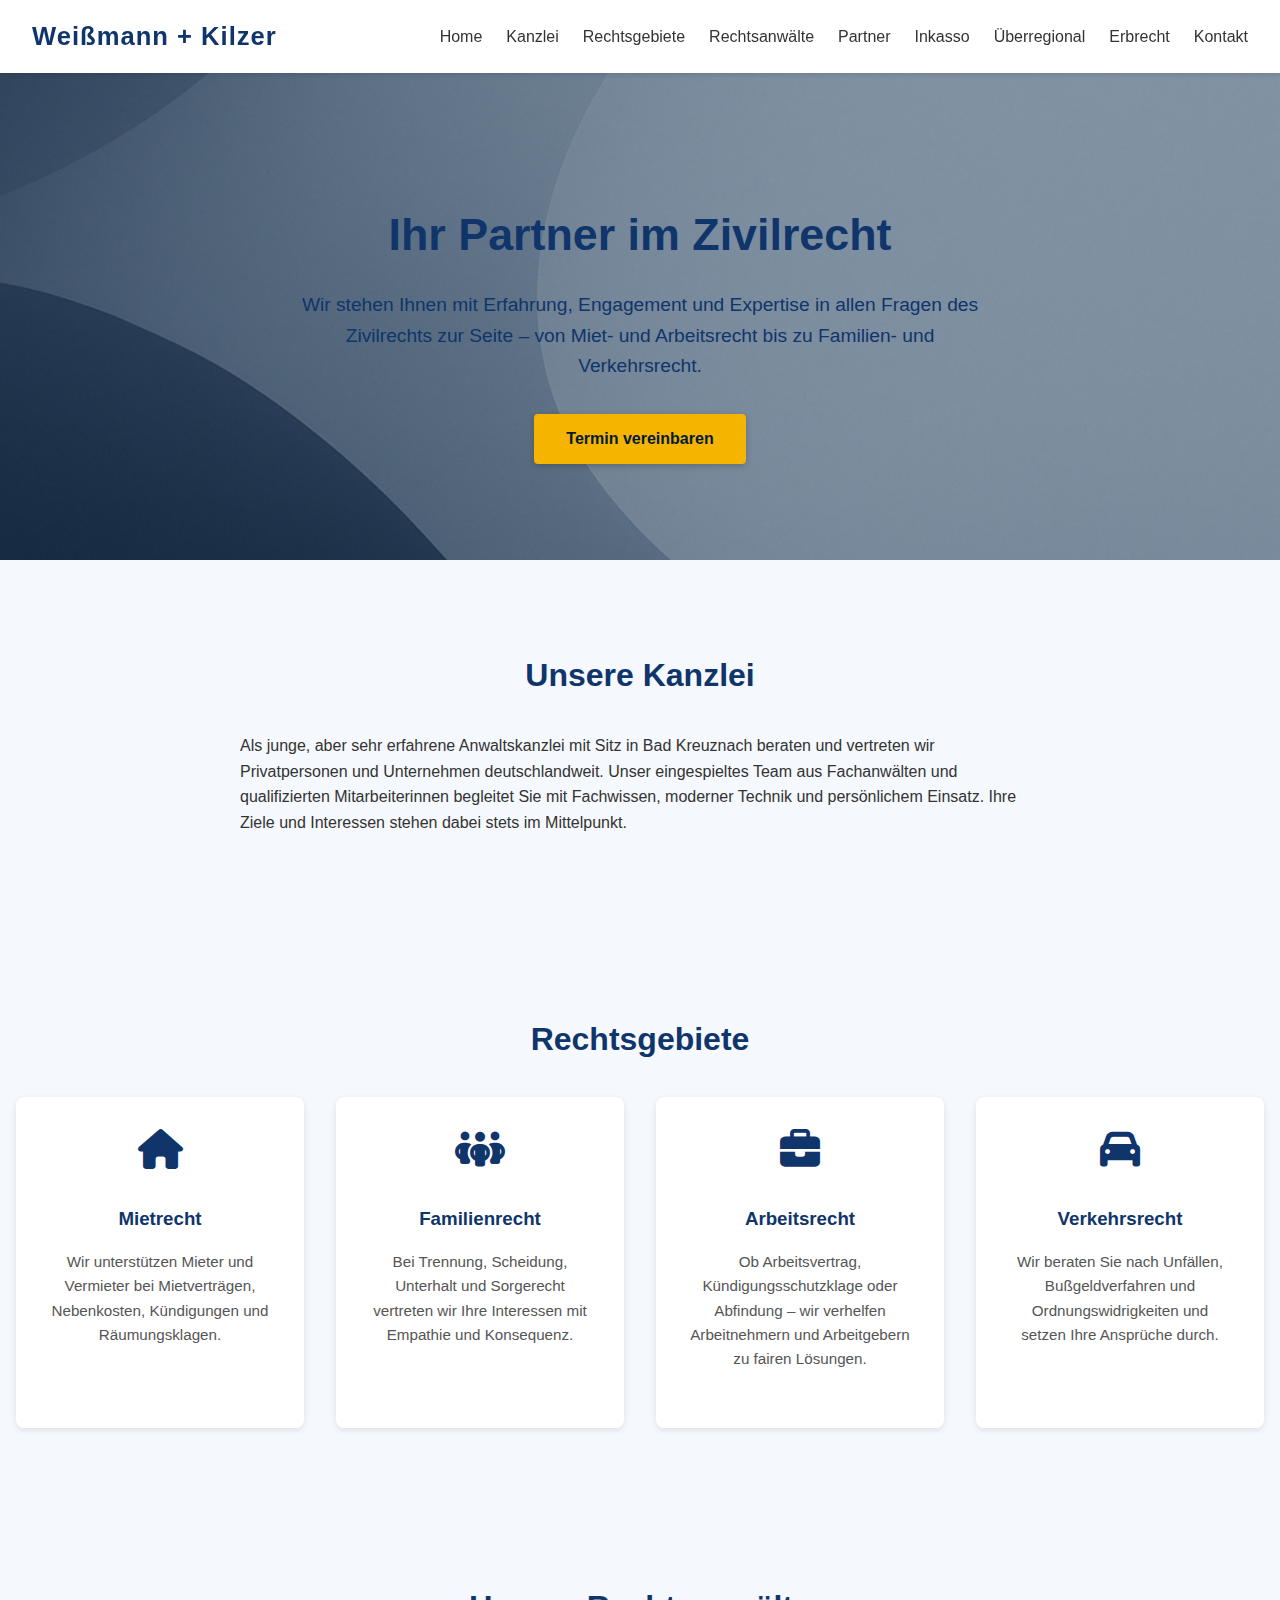
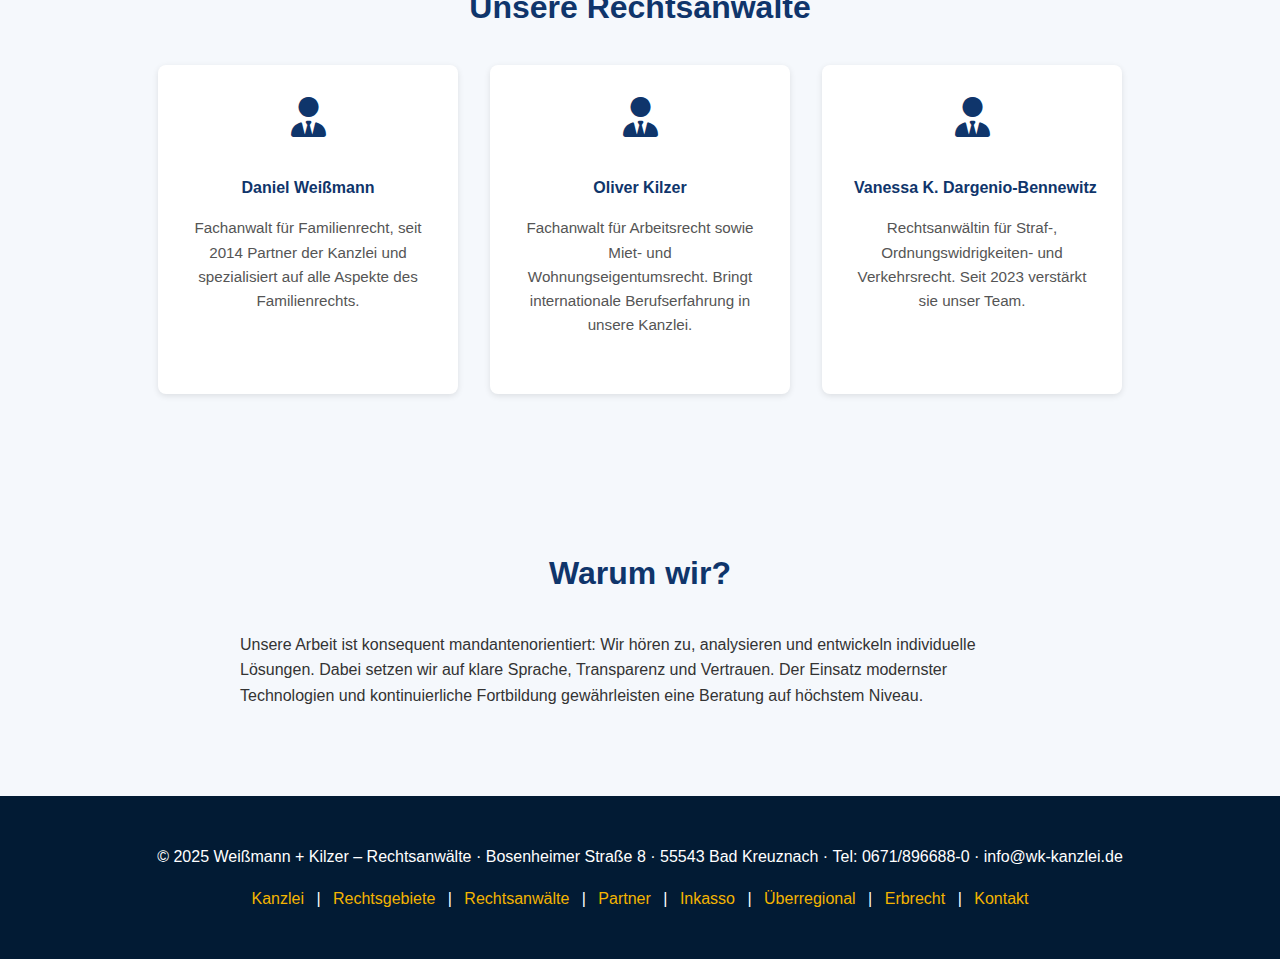
<file: index.html>
<!DOCTYPE html>
<html lang="de">
<head>
<meta charset="UTF-8">
<meta name="viewport" content="width=device-width, initial-scale=1.0">
<title>Weißmann &amp; Kilzer – Rechtsanwälte Bad Kreuznach</title>
<link rel="stylesheet" href="https://cdnjs.cloudflare.com/ajax/libs/font-awesome/6.4.0/css/all.min.css"/>
<link rel="stylesheet" href="style.css">
</head>
<body>
<header>
  <div class="logo">Weißmann&nbsp;+&nbsp;Kilzer</div>
  <nav>
    <ul>
      <li><a href="index.html">Home</a></li>
      <li><a href="about.html">Kanzlei</a></li>
      <li><a href="services.html">Rechtsgebiete</a></li>
      <li><a href="lawyers.html">Rechtsanwälte</a></li>
      <li><a href="partner.html">Partner</a></li>
      <li><a href="inkasso.html">Inkasso</a></li>
      <li><a href="ueberregional.html">Überregional</a></li>
      <li><a href="erbrecht.html">Erbrecht</a></li>
      <li><a href="contact.html">Kontakt</a></li>
    </ul>
  </nav>
</header>
<section class="hero about-bg">
  <h1>Ihr Partner im Zivilrecht</h1>
  <p>Wir stehen Ihnen mit Erfahrung, Engagement und Expertise in allen Fragen des Zivilrechts zur Seite – von Miet- und Arbeitsrecht bis zu Familien‑ und Verkehrsrecht.</p>
  <a class="btn" href="contact.html">Termin vereinbaren</a>
</section>
<section class="section">
  <h2>Unsere Kanzlei</h2>
  <p>Als junge, aber sehr erfahrene Anwaltskanzlei mit Sitz in Bad Kreuznach beraten und vertreten wir Privatpersonen und Unternehmen deutschlandweit. Unser eingespieltes Team aus Fachanwälten und qualifizierten Mitarbeiterinnen begleitet Sie mit Fachwissen, moderner Technik und persönlichem Einsatz. Ihre Ziele und Interessen stehen dabei stets im Mittelpunkt.</p>
</section>
<section class="section">
  <h2>Rechtsgebiete</h2>
  <div class="services">
    <div class="service">
      <i class="fa-solid fa-house"></i>
      <h3>Mietrecht</h3>
      <p>Wir unterstützen Mieter und Vermieter bei Mietverträgen, Nebenkosten, Kündigungen und Räumungsklagen.</p>
    </div>
    <div class="service">
      <i class="fa-solid fa-people-group"></i>
      <h3>Familienrecht</h3>
      <p>Bei Trennung, Scheidung, Unterhalt und Sorgerecht vertreten wir Ihre Interessen mit Empathie und Konsequenz.</p>
    </div>
    <div class="service">
      <i class="fa-solid fa-briefcase"></i>
      <h3>Arbeitsrecht</h3>
      <p>Ob Arbeitsvertrag, Kündigungsschutzklage oder Abfindung – wir verhelfen Arbeitnehmern und Arbeitgebern zu fairen Lösungen.</p>
    </div>
    <div class="service">
      <i class="fa-solid fa-car"></i>
      <h3>Verkehrsrecht</h3>
      <p>Wir beraten Sie nach Unfällen, Bußgeldverfahren und Ordnungswidrigkeiten und setzen Ihre Ansprüche durch.</p>
    </div>
  </div>
</section>
<section class="section">
  <h2>Unsere Rechtsanwälte</h2>
  <div class="lawyers">
    <div class="lawyer">
      <i class="fa-solid fa-user-tie"></i>
      <h4>Daniel Weißmann</h4>
      <p>Fachanwalt für Familienrecht, seit 2014 Partner der Kanzlei und spezialisiert auf alle Aspekte des Familienrechts.</p>
    </div>
    <div class="lawyer">
      <i class="fa-solid fa-user-tie"></i>
      <h4>Oliver Kilzer</h4>
      <p>Fachanwalt für Arbeitsrecht sowie Miet- und Wohnungseigentumsrecht. Bringt internationale Berufserfahrung in unsere Kanzlei.</p>
    </div>
    <div class="lawyer">
      <i class="fa-solid fa-user-tie"></i>
      <h4>Vanessa K. Dargenio‑Bennewitz</h4>
      <p>Rechtsanwältin für Straf‑, Ordnungswidrigkeiten‑ und Verkehrsrecht. Seit 2023 verstärkt sie unser Team.</p>
    </div>
  </div>
</section>
<section class="section">
  <h2>Warum wir?</h2>
  <p>Unsere Arbeit ist konsequent mandantenorientiert: Wir hören zu, analysieren und entwickeln individuelle Lösungen. Dabei setzen wir auf klare Sprache, Transparenz und Vertrauen. Der Einsatz modernster Technologien und kontinuierliche Fortbildung gewährleisten eine Beratung auf höchstem Niveau.</p>
</section>
<footer>
  <p>© 2025 Weißmann + Kilzer – Rechtsanwälte · Bosenheimer Straße 8 · 55543 Bad Kreuznach · Tel: 0671/896688‑0 · info@wk-kanzlei.de</p>
  <p>
    <a href="about.html">Kanzlei</a> |
    <a href="services.html">Rechtsgebiete</a> |
    <a href="lawyers.html">Rechtsanwälte</a> |
    <a href="partner.html">Partner</a> |
    <a href="inkasso.html">Inkasso</a> |
    <a href="ueberregional.html">Überregional</a> |
    <a href="erbrecht.html">Erbrecht</a> |
    <a href="contact.html">Kontakt</a>
  </p>
</footer>
</body>
</html>
</file>
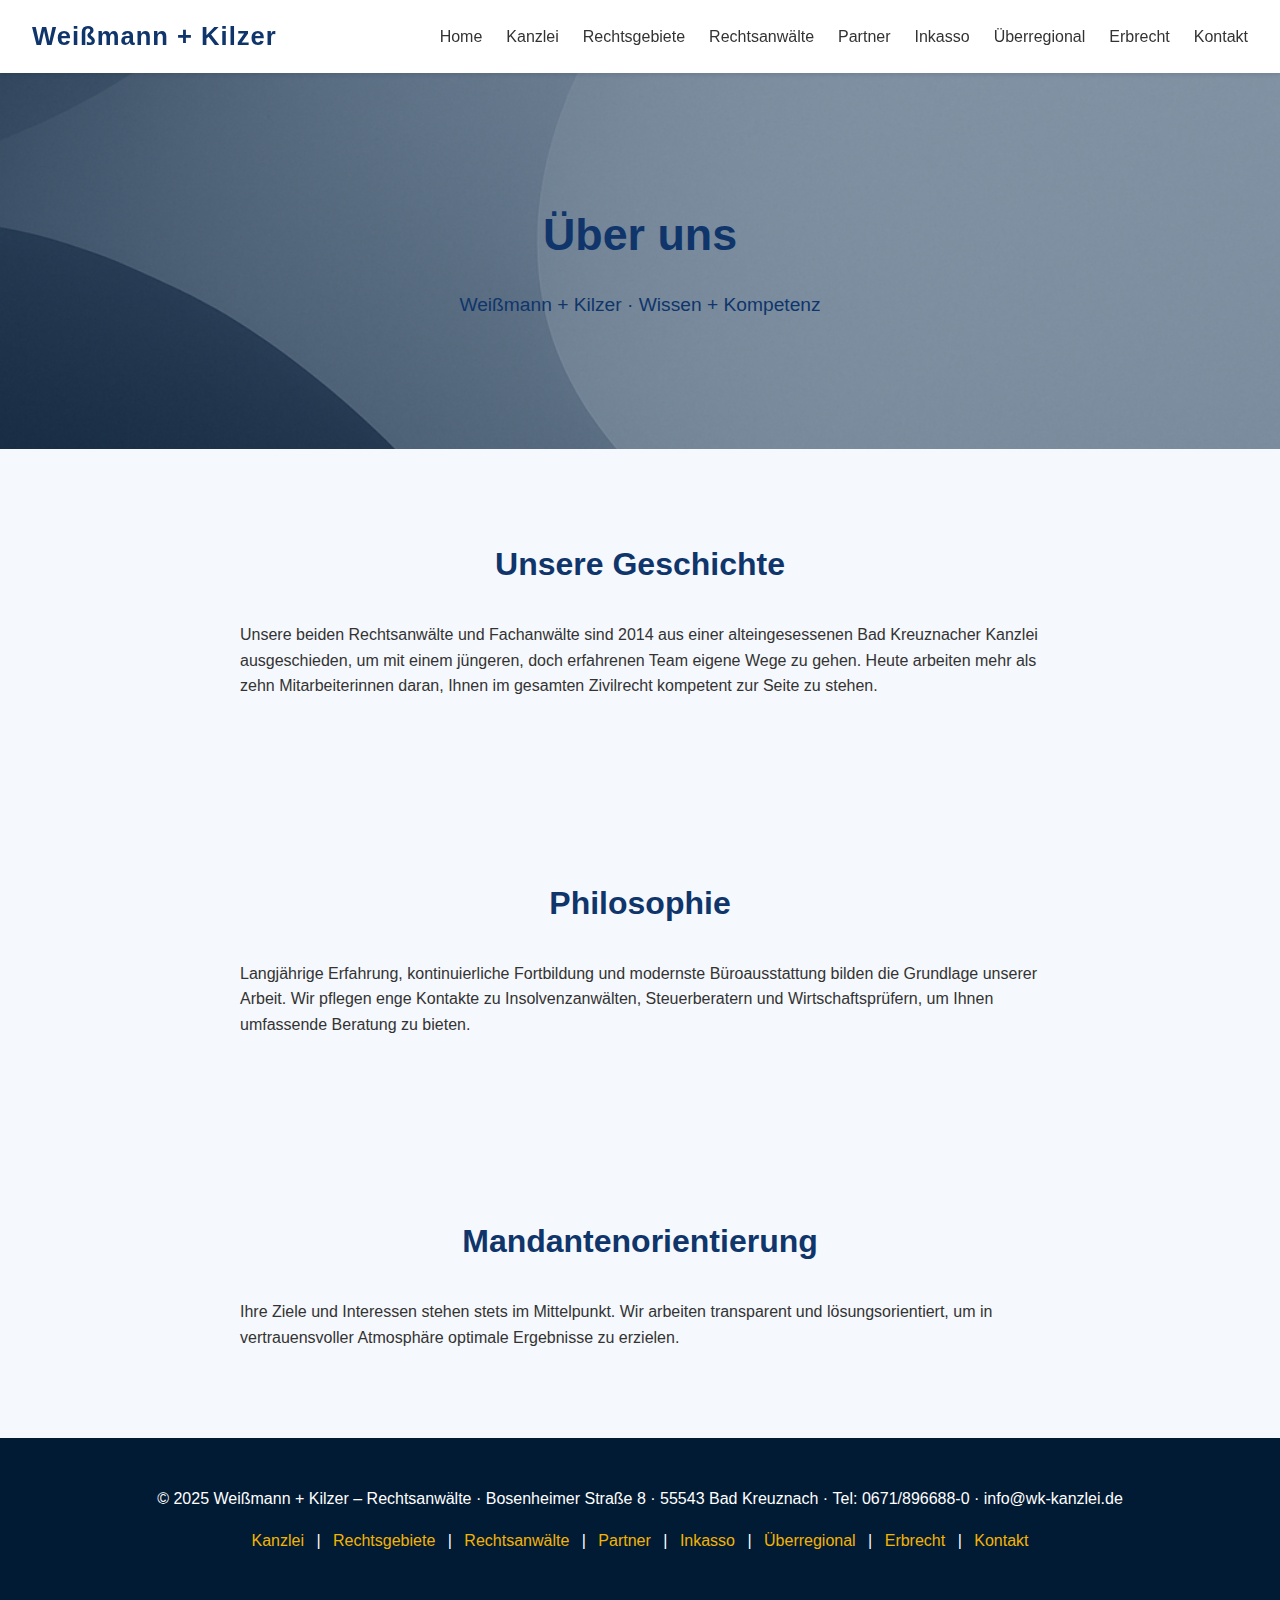
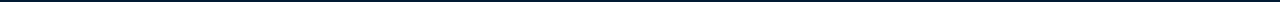
<file: about.html>
<!DOCTYPE html>
<html lang="de">
<head>
<meta charset="UTF-8">
<meta name="viewport" content="width=device-width, initial-scale=1.0">
<title>Kanzlei · Weißmann + Kilzer</title>
<link rel="stylesheet" href="https://cdnjs.cloudflare.com/ajax/libs/font-awesome/6.4.0/css/all.min.css"/>
<link rel="stylesheet" href="style.css">
</head>
<body>
<header>
  <div class="logo">Weißmann&nbsp;+&nbsp;Kilzer</div>
  <nav>
    <ul>
      <li><a href="index.html">Home</a></li>
      <li><a href="about.html" class="active">Kanzlei</a></li>
      <li><a href="services.html">Rechtsgebiete</a></li>
      <li><a href="lawyers.html">Rechtsanwälte</a></li>
      <li><a href="partner.html">Partner</a></li>
      <li><a href="inkasso.html">Inkasso</a></li>
      <li><a href="ueberregional.html">Überregional</a></li>
      <li><a href="erbrecht.html">Erbrecht</a></li>
      <li><a href="contact.html">Kontakt</a></li>
    </ul>
  </nav>
</header>
<section class="hero about-bg">
  <h1>Über uns</h1>
  <p>Weißmann + Kilzer · Wissen + Kompetenz</p>
</section>
<section class="section">
  <h2>Unsere Geschichte</h2>
  <p>Unsere beiden Rechtsanwälte und Fachanwälte sind 2014 aus einer alteingesessenen Bad Kreuznacher Kanzlei ausgeschieden, um mit einem jüngeren, doch erfahrenen Team eigene Wege zu gehen. Heute arbeiten mehr als zehn Mitarbeiterinnen daran, Ihnen im gesamten Zivilrecht kompetent zur Seite zu stehen.</p>
</section>
<section class="section">
  <h2>Philosophie</h2>
  <p>Langjährige Erfahrung, kontinuierliche Fortbildung und modernste Büroausstattung bilden die Grundlage unserer Arbeit. Wir pflegen enge Kontakte zu Insolvenzanwälten, Steuerberatern und Wirtschaftsprüfern, um Ihnen umfassende Beratung zu bieten.</p>
</section>
<section class="section">
  <h2>Mandantenorientierung</h2>
  <p>Ihre Ziele und Interessen stehen stets im Mittelpunkt. Wir arbeiten transparent und lösungsorientiert, um in vertrauensvoller Atmosphäre optimale Ergebnisse zu erzielen.</p>
</section>
<footer>
  <p>© 2025 Weißmann + Kilzer – Rechtsanwälte · Bosenheimer Straße 8 · 55543 Bad Kreuznach · Tel: 0671/896688‑0 · info@wk-kanzlei.de</p>
  <p>
    <a href="about.html">Kanzlei</a> |
    <a href="services.html">Rechtsgebiete</a> |
    <a href="lawyers.html">Rechtsanwälte</a> |
    <a href="partner.html">Partner</a> |
    <a href="inkasso.html">Inkasso</a> |
    <a href="ueberregional.html">Überregional</a> |
    <a href="erbrecht.html">Erbrecht</a> |
    <a href="contact.html">Kontakt</a>
  </p>
</footer>
</body>
</html>
</file>
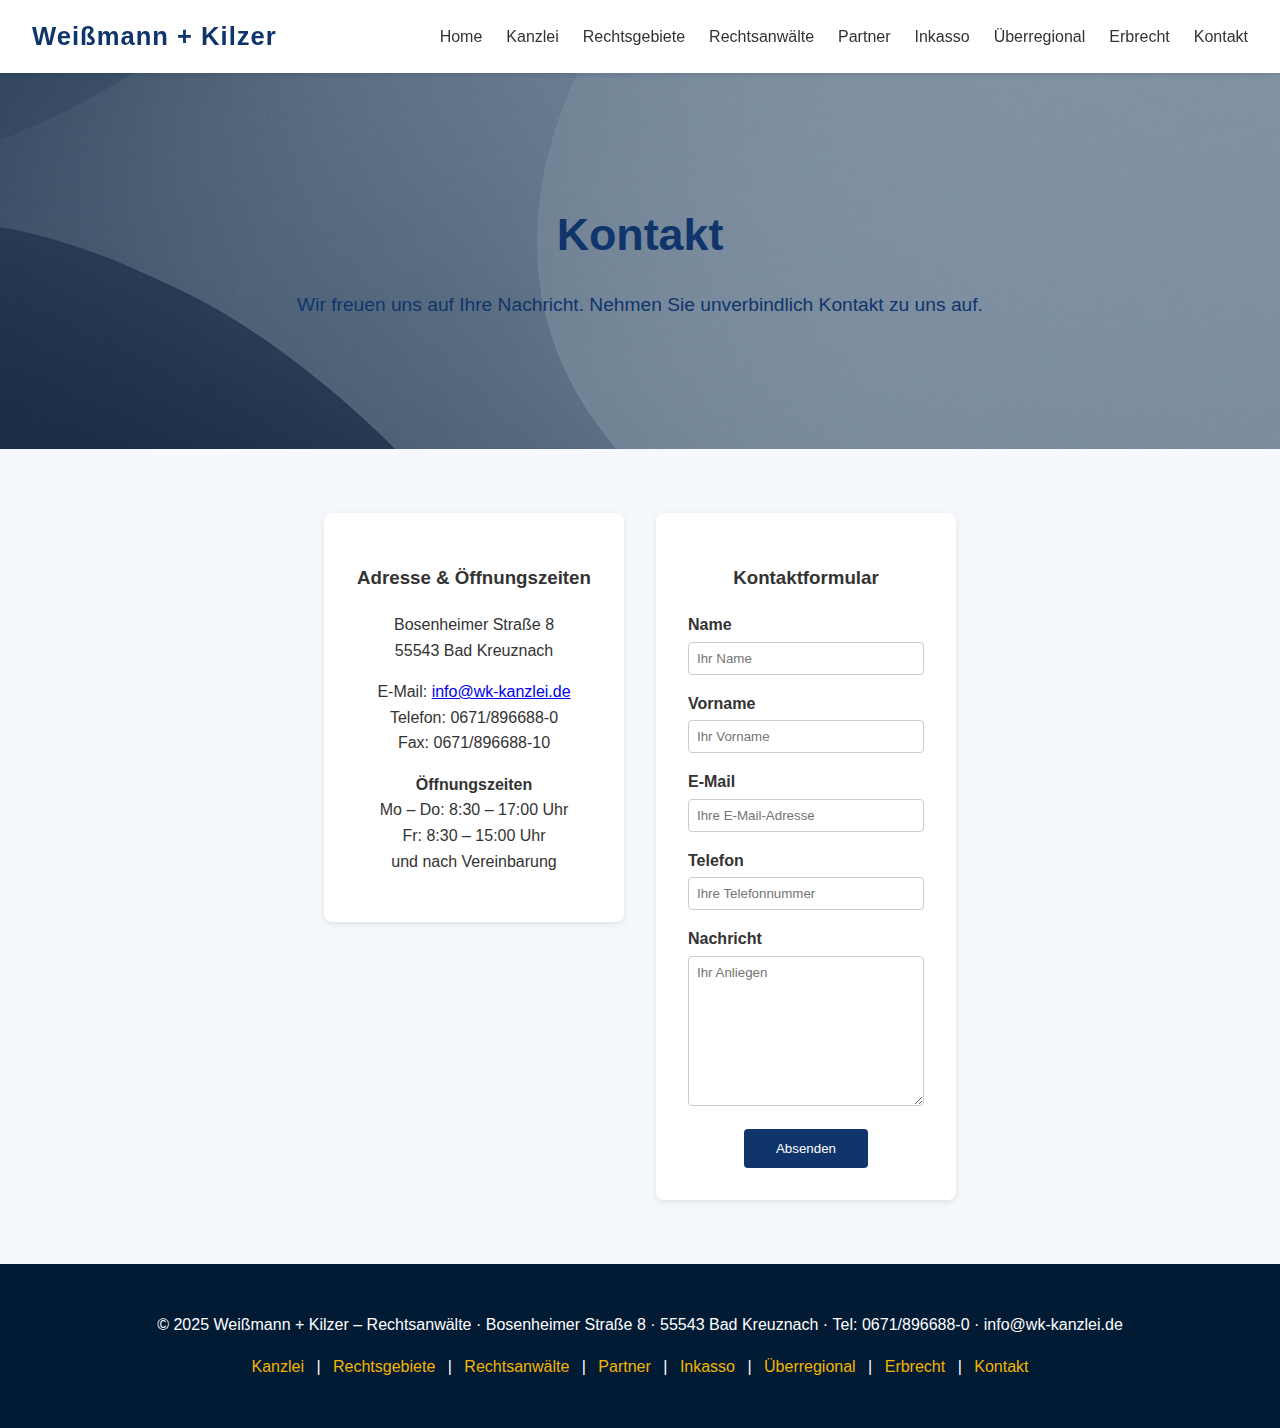
<file: contact.html>
<!DOCTYPE html>
<html lang="de">
<head>
<meta charset="UTF-8">
<meta name="viewport" content="width=device-width, initial-scale=1.0">
<title>Kontakt · Weißmann + Kilzer</title>
<link rel="stylesheet" href="https://cdnjs.cloudflare.com/ajax/libs/font-awesome/6.4.0/css/all.min.css"/>
<link rel="stylesheet" href="style.css">
</head>
<body>
<header>
  <div class="logo">Weißmann&nbsp;+&nbsp;Kilzer</div>
  <nav>
    <ul>
      <li><a href="index.html">Home</a></li>
      <li><a href="about.html">Kanzlei</a></li>
      <li><a href="services.html">Rechtsgebiete</a></li>
      <li><a href="lawyers.html">Rechtsanwälte</a></li>
      <li><a href="partner.html">Partner</a></li>
      <li><a href="inkasso.html">Inkasso</a></li>
      <li><a href="ueberregional.html">Überregional</a></li>
      <li><a href="erbrecht.html">Erbrecht</a></li>
      <li><a href="contact.html" class="active">Kontakt</a></li>
    </ul>
  </nav>
</header>
<section class="hero about-bg">
  <h1>Kontakt</h1>
  <p>Wir freuen uns auf Ihre Nachricht. Nehmen Sie unverbindlich Kontakt zu uns auf.</p>
</section>
<section class="contact">
  <div class="contact-container">
    <div class="contact-box">
      <h3>Adresse &amp; Öffnungszeiten</h3>
      <p>Bosenheimer Straße 8<br>55543 Bad Kreuznach</p>
      <p>E-Mail: <a href="mailto:info@wk-kanzlei.de">info@wk-kanzlei.de</a><br>
      Telefon: 0671/896688‑0<br>
      Fax: 0671/896688‑10</p>
      <p><strong>Öffnungszeiten</strong><br>
      Mo – Do: 8:30 – 17:00 Uhr<br>
      Fr: 8:30 – 15:00 Uhr<br>
      und nach Vereinbarung</p>
    </div>
    <div class="contact-box">
      <h3>Kontaktformular</h3>
      <form>
        <label for="name">Name</label>
        <input type="text" id="name" name="name" placeholder="Ihr Name">
        <label for="vorname">Vorname</label>
        <input type="text" id="vorname" name="vorname" placeholder="Ihr Vorname">
        <label for="email">E-Mail</label>
        <input type="email" id="email" name="email" placeholder="Ihre E-Mail-Adresse">
        <label for="telefon">Telefon</label>
        <input type="tel" id="telefon" name="telefon" placeholder="Ihre Telefonnummer">
        <label for="nachricht">Nachricht</label>
        <textarea id="nachricht" name="nachricht" placeholder="Ihr Anliegen"></textarea>
        <button type="submit">Absenden</button>
      </form>
    </div>
  </div>
</section>
<footer>
  <p>© 2025 Weißmann + Kilzer – Rechtsanwälte · Bosenheimer Straße 8 · 55543 Bad Kreuznach · Tel: 0671/896688‑0 · info@wk-kanzlei.de</p>
  <p>
    <a href="about.html">Kanzlei</a> |
    <a href="services.html">Rechtsgebiete</a> |
    <a href="lawyers.html">Rechtsanwälte</a> |
    <a href="partner.html">Partner</a> |
    <a href="inkasso.html">Inkasso</a> |
    <a href="ueberregional.html">Überregional</a> |
    <a href="erbrecht.html">Erbrecht</a> |
    <a href="contact.html">Kontakt</a>
  </p>
</footer>
</body>
</html>
</file>
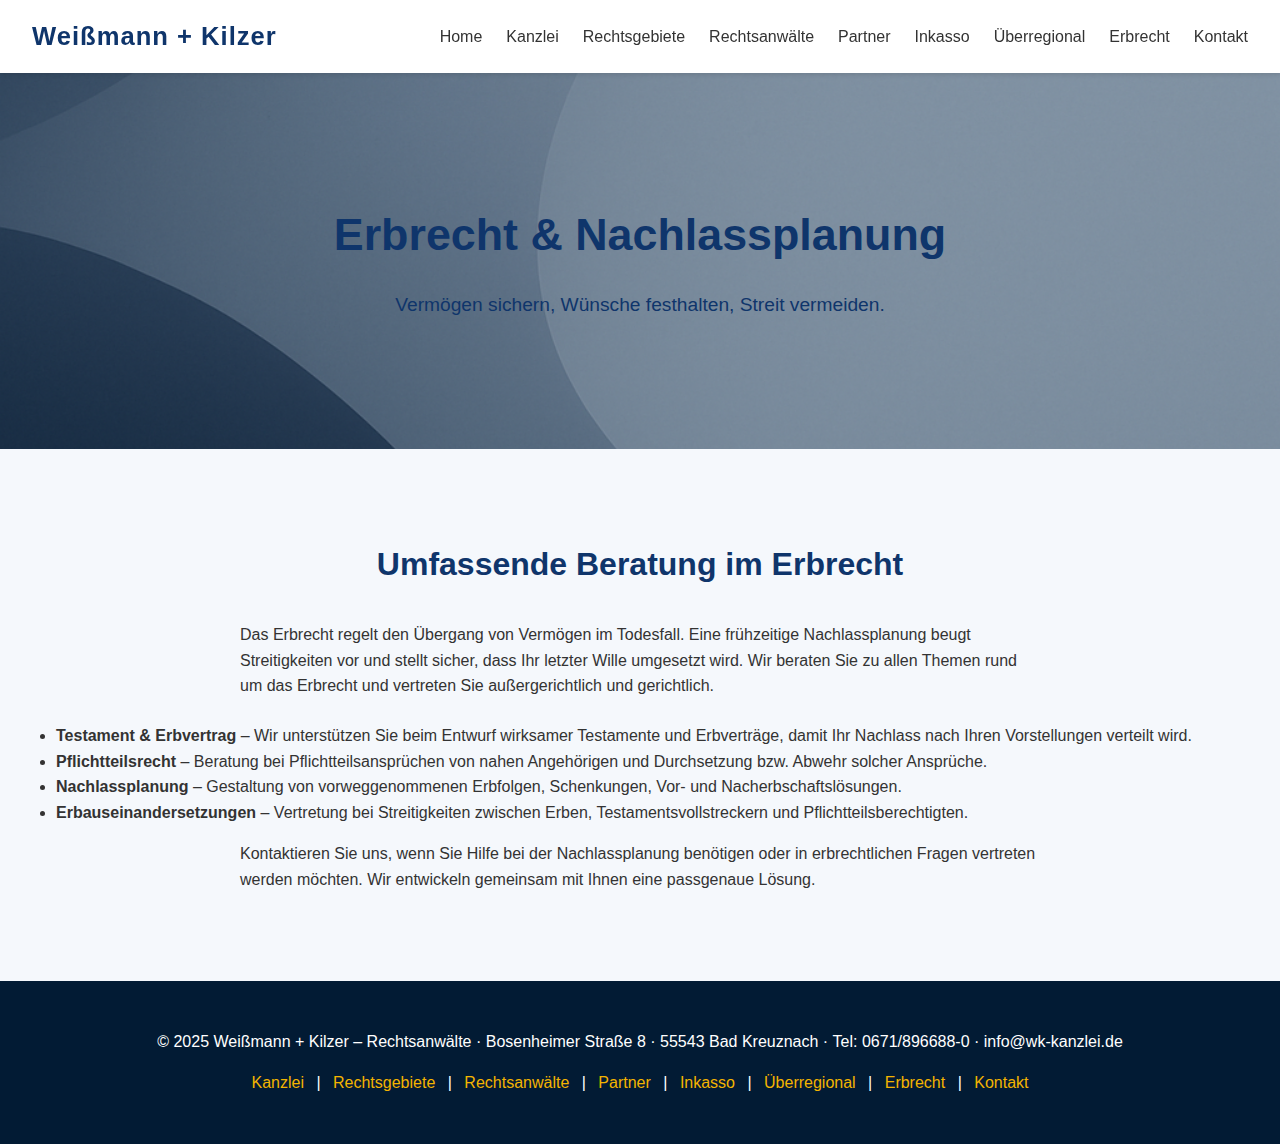
<file: erbrecht.html>
<!DOCTYPE html>
<html lang="de">
<head>
<meta charset="UTF-8">
<meta name="viewport" content="width=device-width, initial-scale=1.0">
<title>Erbrecht · Weißmann + Kilzer</title>
<link rel="stylesheet" href="https://cdnjs.cloudflare.com/ajax/libs/font-awesome/6.4.0/css/all.min.css"/>
<link rel="stylesheet" href="style.css">
</head>
<body>
<header>
  <div class="logo">Weißmann&nbsp;+&nbsp;Kilzer</div>
  <nav>
    <ul>
      <li><a href="index.html">Home</a></li>
      <li><a href="about.html">Kanzlei</a></li>
      <li><a href="services.html">Rechtsgebiete</a></li>
      <li><a href="lawyers.html">Rechtsanwälte</a></li>
      <li><a href="partner.html">Partner</a></li>
      <li><a href="inkasso.html">Inkasso</a></li>
      <li><a href="ueberregional.html">Überregional</a></li>
      <li><a href="erbrecht.html" class="active">Erbrecht</a></li>
      <li><a href="contact.html">Kontakt</a></li>
    </ul>
  </nav>
</header>
<section class="hero about-bg">
  <h1>Erbrecht &amp; Nachlassplanung</h1>
  <p>Vermögen sichern, Wünsche festhalten, Streit vermeiden.</p>
</section>
<section class="section">
  <h2>Umfassende Beratung im Erbrecht</h2>
  <p>Das Erbrecht regelt den Übergang von Vermögen im Todesfall. Eine frühzeitige Nachlassplanung beugt Streitigkeiten vor und stellt sicher, dass Ihr letzter Wille umgesetzt wird. Wir beraten Sie zu allen Themen rund um das Erbrecht und vertreten Sie außergerichtlich und gerichtlich.</p>
  <ul>
    <li><strong>Testament & Erbvertrag</strong> – Wir unterstützen Sie beim Entwurf wirksamer Testamente und Erbverträge, damit Ihr Nachlass nach Ihren Vorstellungen verteilt wird.</li>
    <li><strong>Pﬂichtteilsrecht</strong> – Beratung bei Pflichtteilsansprüchen von nahen Angehörigen und Durchsetzung bzw. Abwehr solcher Ansprüche.</li>
    <li><strong>Nachlassplanung</strong> – Gestaltung von vorweggenommenen Erbfolgen, Schenkungen, Vor- und Nacherbschaftslösungen.</li>
    <li><strong>Erbauseinandersetzungen</strong> – Vertretung bei Streitigkeiten zwischen Erben, Testamentsvollstreckern und Pflichtteilsberechtigten.</li>
  </ul>
  <p>Kontaktieren Sie uns, wenn Sie Hilfe bei der Nachlassplanung benötigen oder in erbrechtlichen Fragen vertreten werden möchten. Wir entwickeln gemeinsam mit Ihnen eine passgenaue Lösung.</p>
</section>
<footer>
  <p>© 2025 Weißmann + Kilzer – Rechtsanwälte · Bosenheimer Straße 8 · 55543 Bad Kreuznach · Tel: 0671/896688‑0 · info@wk-kanzlei.de</p>
  <p>
    <a href="about.html">Kanzlei</a> |
    <a href="services.html">Rechtsgebiete</a> |
    <a href="lawyers.html">Rechtsanwälte</a> |
    <a href="partner.html">Partner</a> |
    <a href="inkasso.html">Inkasso</a> |
    <a href="ueberregional.html">Überregional</a> |
    <a href="erbrecht.html">Erbrecht</a> |
    <a href="contact.html">Kontakt</a>
  </p>
</footer>
</body>
</html>
</file>
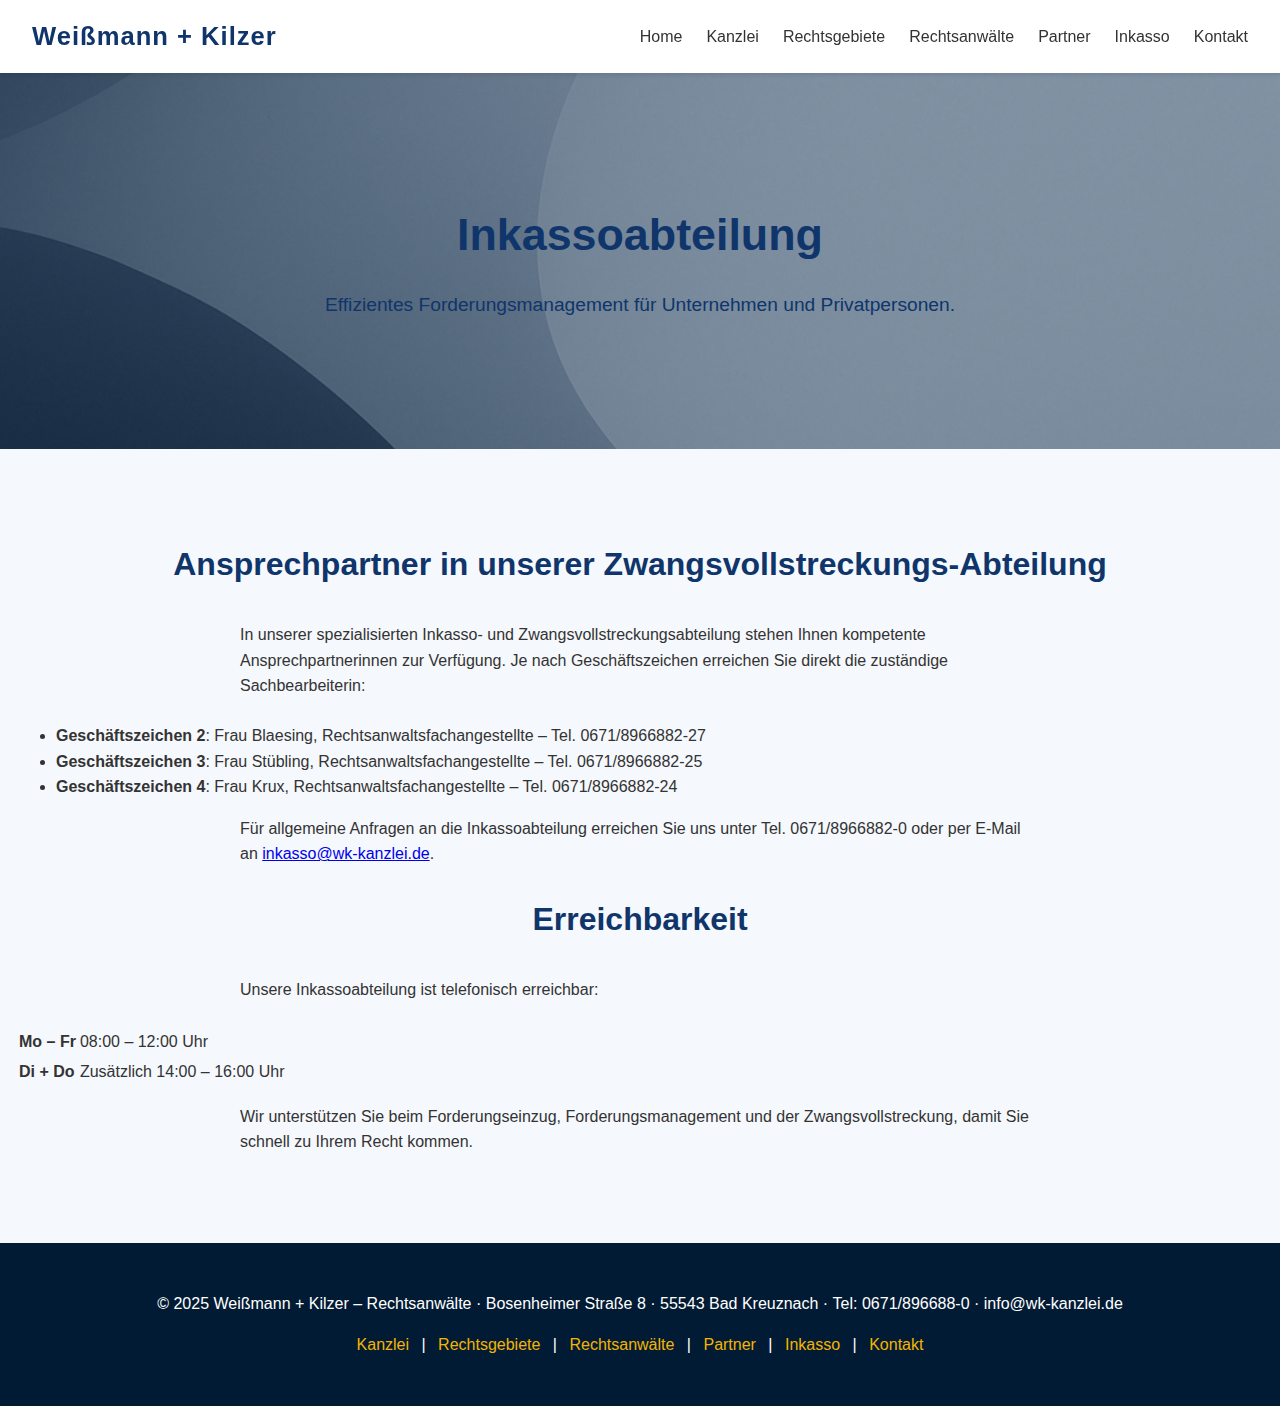
<file: inkasso.html>
<!DOCTYPE html>
<html lang="de">
<head>
<meta charset="UTF-8">
<meta name="viewport" content="width=device-width, initial-scale=1.0">
<title>Inkasso · Weißmann + Kilzer</title>
<link rel="stylesheet" href="https://cdnjs.cloudflare.com/ajax/libs/font-awesome/6.4.0/css/all.min.css"/>
<link rel="stylesheet" href="style.css">
</head>
<body>
<header>
  <div class="logo">Weißmann&nbsp;+&nbsp;Kilzer</div>
  <nav>
    <ul>
      <li><a href="index.html">Home</a></li>
      <li><a href="about.html">Kanzlei</a></li>
      <li><a href="services.html">Rechtsgebiete</a></li>
      <li><a href="lawyers.html">Rechtsanwälte</a></li>
      <li><a href="partner.html">Partner</a></li>
      <li><a href="inkasso.html" class="active">Inkasso</a></li>
      <li><a href="contact.html">Kontakt</a></li>
    </ul>
  </nav>
</header>
<section class="hero about-bg">
  <h1>Inkassoabteilung</h1>
  <p>Effizientes Forderungsmanagement für Unternehmen und Privatpersonen.</p>
</section>
<section class="section">
  <h2>Ansprechpartner in unserer Zwangsvollstreckungs‑Abteilung</h2>
  <p>In unserer spezialisierten Inkasso‑ und Zwangsvollstreckungsabteilung stehen Ihnen kompetente Ansprechpartnerinnen zur Verfügung. Je nach Geschäftszeichen erreichen Sie direkt die zuständige Sachbearbeiterin:</p>
  <ul>
    <li><strong>Geschäftszeichen 2</strong>: Frau Blaesing, Rechtsanwaltsfachangestellte – Tel. 0671/8966882‑27</li>
    <li><strong>Geschäftszeichen 3</strong>: Frau Stübling, Rechtsanwaltsfachangestellte – Tel. 0671/8966882‑25</li>
    <li><strong>Geschäftszeichen 4</strong>: Frau Krux, Rechtsanwaltsfachangestellte – Tel. 0671/8966882‑24</li>
  </ul>
  <p>Für allgemeine Anfragen an die Inkassoabteilung erreichen Sie uns unter Tel. 0671/8966882‑0 oder per E‑Mail an <a href="mailto:inkasso@wk-kanzlei.de">inkasso@wk‑kanzlei.de</a>.</p>
  <h2>Erreichbarkeit</h2>
  <p>Unsere Inkassoabteilung ist telefonisch erreichbar:</p>
  <table class="table-schedule">
    <tr><td><strong>Mo&nbsp;–&nbsp;Fr</strong></td><td>08:00 – 12:00 Uhr</td></tr>
    <tr><td><strong>Di&nbsp;+&nbsp;Do</strong></td><td>Zusätzlich 14:00 – 16:00 Uhr</td></tr>
  </table>
  <p>Wir unterstützen Sie beim Forderungseinzug, Forderungsmanagement und der Zwangsvollstreckung, damit Sie schnell zu Ihrem Recht kommen.</p>
</section>
<footer>
  <p>© 2025 Weißmann + Kilzer – Rechtsanwälte · Bosenheimer Straße 8 · 55543 Bad Kreuznach · Tel: 0671/896688‑0 · info@wk-kanzlei.de</p>
  <p>
    <a href="about.html">Kanzlei</a> |
    <a href="services.html">Rechtsgebiete</a> |
    <a href="lawyers.html">Rechtsanwälte</a> |
    <a href="partner.html">Partner</a> |
    <a href="inkasso.html">Inkasso</a> |
    <a href="contact.html">Kontakt</a>
  </p>
</footer>
</body>
</html>
</file>
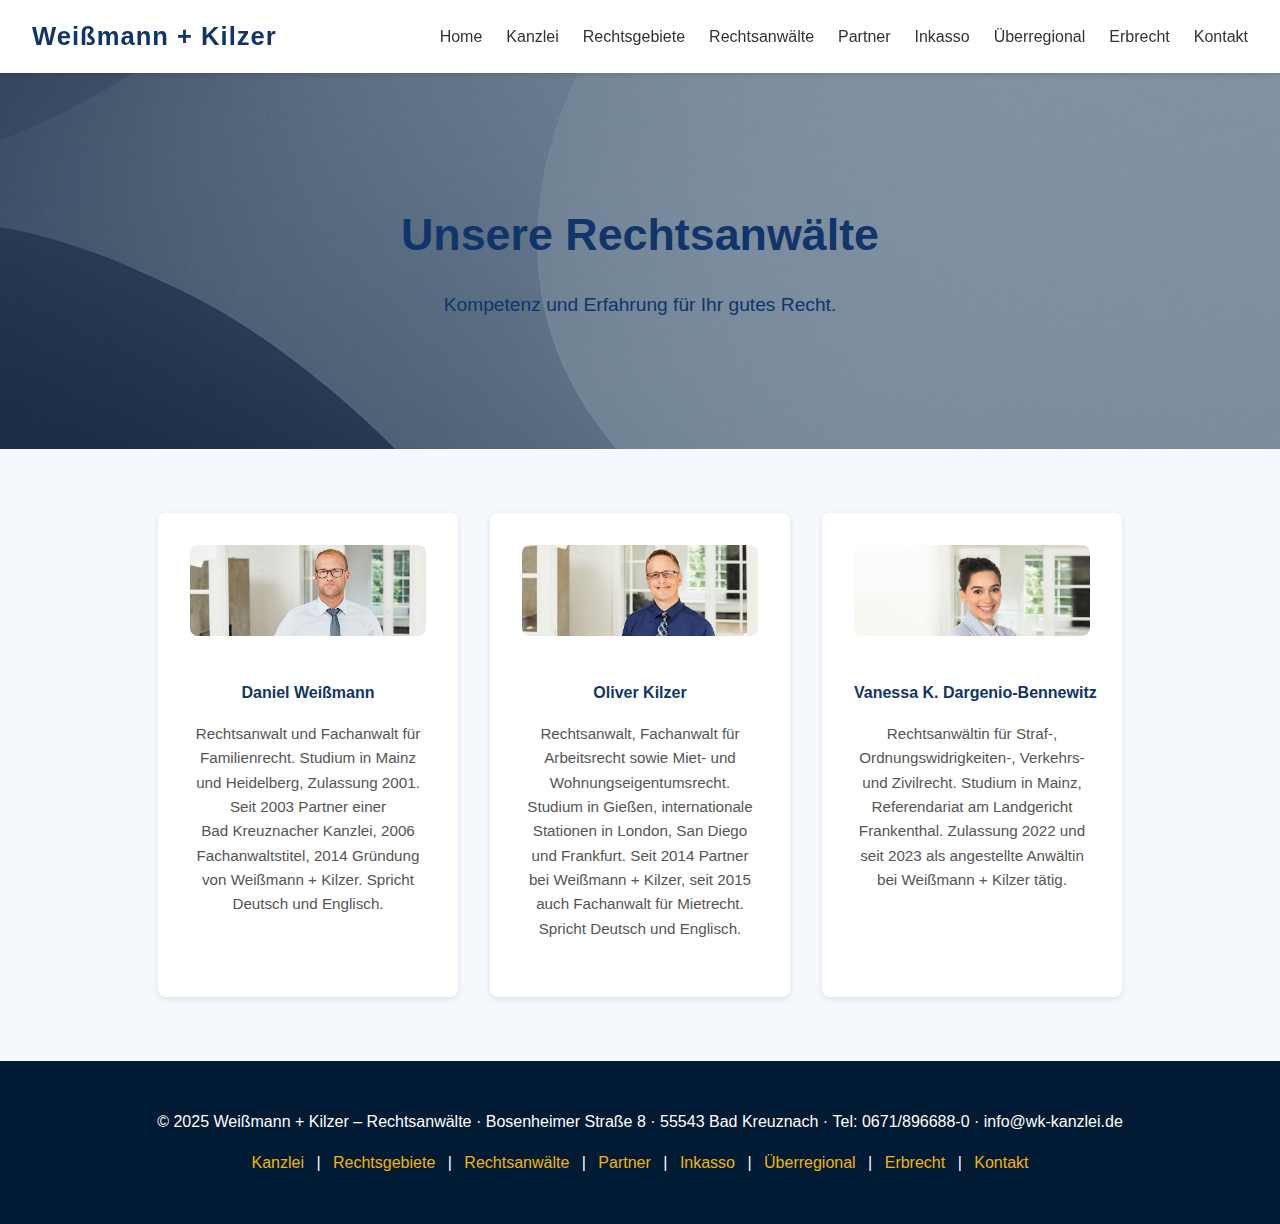
<file: lawyers.html>
<!DOCTYPE html>
<html lang="de">
<head>
<meta charset="UTF-8">
<meta name="viewport" content="width=device-width, initial-scale=1.0">
<title>Rechtsanwälte · Weißmann + Kilzer</title>
<link rel="stylesheet" href="https://cdnjs.cloudflare.com/ajax/libs/font-awesome/6.4.0/css/all.min.css"/>
<link rel="stylesheet" href="style.css">
</head>
<body>
<header>
  <div class="logo">Weißmann&nbsp;+&nbsp;Kilzer</div>
  <nav>
    <ul>
      <li><a href="index.html">Home</a></li>
      <li><a href="about.html">Kanzlei</a></li>
      <li><a href="services.html">Rechtsgebiete</a></li>
      <li><a href="lawyers.html" class="active">Rechtsanwälte</a></li>
      <li><a href="partner.html">Partner</a></li>
      <li><a href="inkasso.html">Inkasso</a></li>
      <li><a href="ueberregional.html">Überregional</a></li>
      <li><a href="erbrecht.html">Erbrecht</a></li>
      <li><a href="contact.html">Kontakt</a></li>
    </ul>
  </nav>
</header>
<section class="hero about-bg">
  <h1>Unsere Rechtsanwälte</h1>
  <p>Kompetenz und Erfahrung für Ihr gutes Recht.</p>
</section>
<section class="section">
  <div class="lawyers">
    <div class="lawyer">
      <!-- Portrait of Daniel Weißmann -->
      <img src="daniel-weissmann.jpg" alt="Portrait Daniel Weißmann">
      <h4>Daniel Weißmann</h4>
      <p>Rechtsanwalt und Fachanwalt für Familienrecht. Studium in Mainz und Heidelberg, Zulassung 2001. Seit 2003 Partner einer Bad Kreuznacher Kanzlei, 2006 Fachanwaltstitel, 2014 Gründung von Weißmann + Kilzer. Spricht Deutsch und Englisch.</p>
    </div>
    <div class="lawyer">
      <!-- Portrait of Oliver Kilzer -->
      <img src="oliver-kilzer.jpg" alt="Portrait Oliver Kilzer">
      <h4>Oliver Kilzer</h4>
      <p>Rechtsanwalt, Fachanwalt für Arbeitsrecht sowie Miet‑ und Wohnungseigentumsrecht. Studium in Gießen, internationale Stationen in London, San Diego und Frankfurt. Seit 2014 Partner bei Weißmann + Kilzer, seit 2015 auch Fachanwalt für Mietrecht. Spricht Deutsch und Englisch.</p>
    </div>
    <div class="lawyer">
      <!-- Portrait of Vanessa Kübra Dargenio‑Bennewitz -->
      <img src="vanessa.jpg" alt="Portrait Vanessa Kübra Dargenio‑Bennewitz">
      <h4>Vanessa K. Dargenio‑Bennewitz</h4>
      <p>Rechtsanwältin für Straf‑, Ordnungswidrigkeiten‑, Verkehrs‑ und Zivilrecht. Studium in Mainz, Referendariat am Landgericht Frankenthal. Zulassung 2022 und seit 2023 als angestellte Anwältin bei Weißmann + Kilzer tätig.</p>
    </div>
  </div>
</section>
<footer>
  <p>© 2025 Weißmann + Kilzer – Rechtsanwälte · Bosenheimer Straße 8 · 55543 Bad Kreuznach · Tel: 0671/896688‑0 · info@wk-kanzlei.de</p>
  <p>
    <a href="about.html">Kanzlei</a> |
    <a href="services.html">Rechtsgebiete</a> |
    <a href="lawyers.html">Rechtsanwälte</a> |
    <a href="partner.html">Partner</a> |
    <a href="inkasso.html">Inkasso</a> |
    <a href="ueberregional.html">Überregional</a> |
    <a href="erbrecht.html">Erbrecht</a> |
    <a href="contact.html">Kontakt</a>
  </p>
</footer>
</body>
</html>
</file>
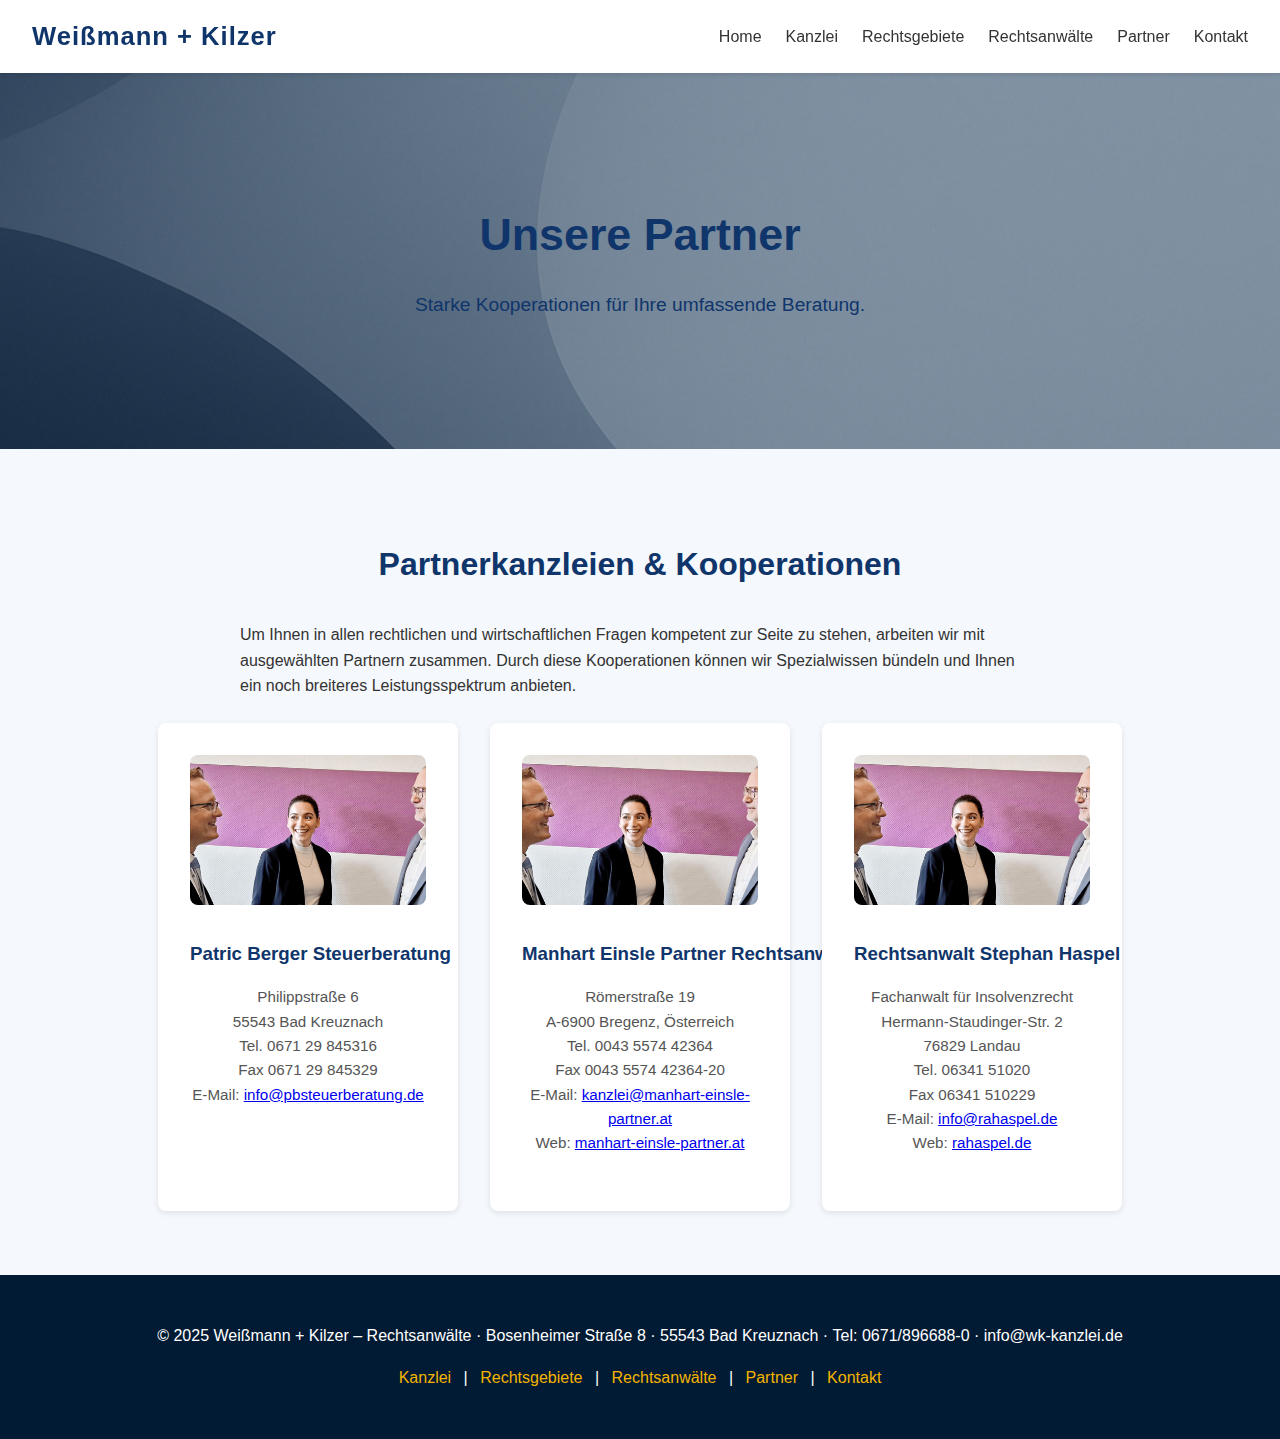
<file: partner.html>
<!DOCTYPE html>
<html lang="de">
<head>
<meta charset="UTF-8">
<meta name="viewport" content="width=device-width, initial-scale=1.0">
<title>Partner · Weißmann + Kilzer</title>
<link rel="stylesheet" href="https://cdnjs.cloudflare.com/ajax/libs/font-awesome/6.4.0/css/all.min.css"/>
<link rel="stylesheet" href="style.css">
</head>
<body>
<header>
  <div class="logo">Weißmann&nbsp;+&nbsp;Kilzer</div>
  <nav>
    <ul>
      <li><a href="index.html">Home</a></li>
      <li><a href="about.html">Kanzlei</a></li>
      <li><a href="services.html">Rechtsgebiete</a></li>
      <li><a href="lawyers.html">Rechtsanwälte</a></li>
      <li><a href="partner.html" class="active">Partner</a></li>
      <li><a href="contact.html">Kontakt</a></li>
    </ul>
  </nav>
</header>
<section class="hero about-bg">
  <h1>Unsere Partner</h1>
  <p>Starke Kooperationen für Ihre umfassende Beratung.</p>
</section>
<section class="section">
  <h2>Partnerkanzleien &amp; Kooperationen</h2>
  <p>Um Ihnen in allen rechtlichen und wirtschaftlichen Fragen kompetent zur Seite zu stehen, arbeiten wir mit ausgewählten Partnern zusammen. Durch diese Kooperationen können wir Spezialwissen bündeln und Ihnen ein noch breiteres Leistungsspektrum anbieten.</p>
  <div class="services">
    <div class="service">
      <img src="partner.jpg" alt="Partner Illustration" style="width:100%; height:150px; object-fit:cover; border-radius:8px; margin-bottom:0.5rem;">
      <h3>Patric Berger Steuerberatung</h3>
      <p>Philippstraße 6<br>55543 Bad Kreuznach<br>Tel. 0671 29 845316<br>Fax 0671 29 845329<br>E‑Mail: <a href="mailto:info@pbsteuerberatung.de">info@pbsteuerberatung.de</a></p>
    </div>
    <div class="service">
      <img src="partner.jpg" alt="Partner Illustration" style="width:100%; height:150px; object-fit:cover; border-radius:8px; margin-bottom:0.5rem;">
      <h3>Manhart Einsle Partner Rechtsanwälte</h3>
      <p>Römerstraße 19<br>A‑6900 Bregenz, Österreich<br>Tel. 0043 5574 42364<br>Fax 0043 5574 42364‑20<br>E‑Mail: <a href="mailto:kanzlei@manhart-einsle-partner.at">kanzlei@manhart-einsle-partner.at</a><br>Web: <a href="https://www.manhart-einsle-partner.at" target="_blank" rel="noopener">manhart‑einsle‑partner.at</a></p>
    </div>
    <div class="service">
      <img src="partner.jpg" alt="Partner Illustration" style="width:100%; height:150px; object-fit:cover; border-radius:8px; margin-bottom:0.5rem;">
      <h3>Rechtsanwalt Stephan Haspel</h3>
      <p>Fachanwalt für Insolvenzrecht<br>Hermann‑Staudinger‑Str. 2<br>76829 Landau<br>Tel. 06341 51020<br>Fax 06341 510229<br>E‑Mail: <a href="mailto:info@rahaspel.de">info@rahaspel.de</a><br>Web: <a href="https://www.rahaspel.de" target="_blank" rel="noopener">rahaspel.de</a></p>
    </div>
  </div>
</section>
<footer>
  <p>© 2025 Weißmann + Kilzer – Rechtsanwälte · Bosenheimer Straße 8 · 55543 Bad Kreuznach · Tel: 0671/896688‑0 · info@wk-kanzlei.de</p>
  <p>
    <a href="about.html">Kanzlei</a> |
    <a href="services.html">Rechtsgebiete</a> |
    <a href="lawyers.html">Rechtsanwälte</a> |
    <a href="partner.html">Partner</a> |
    <a href="contact.html">Kontakt</a>
  </p>
</footer>
</body>
</html>
</file>
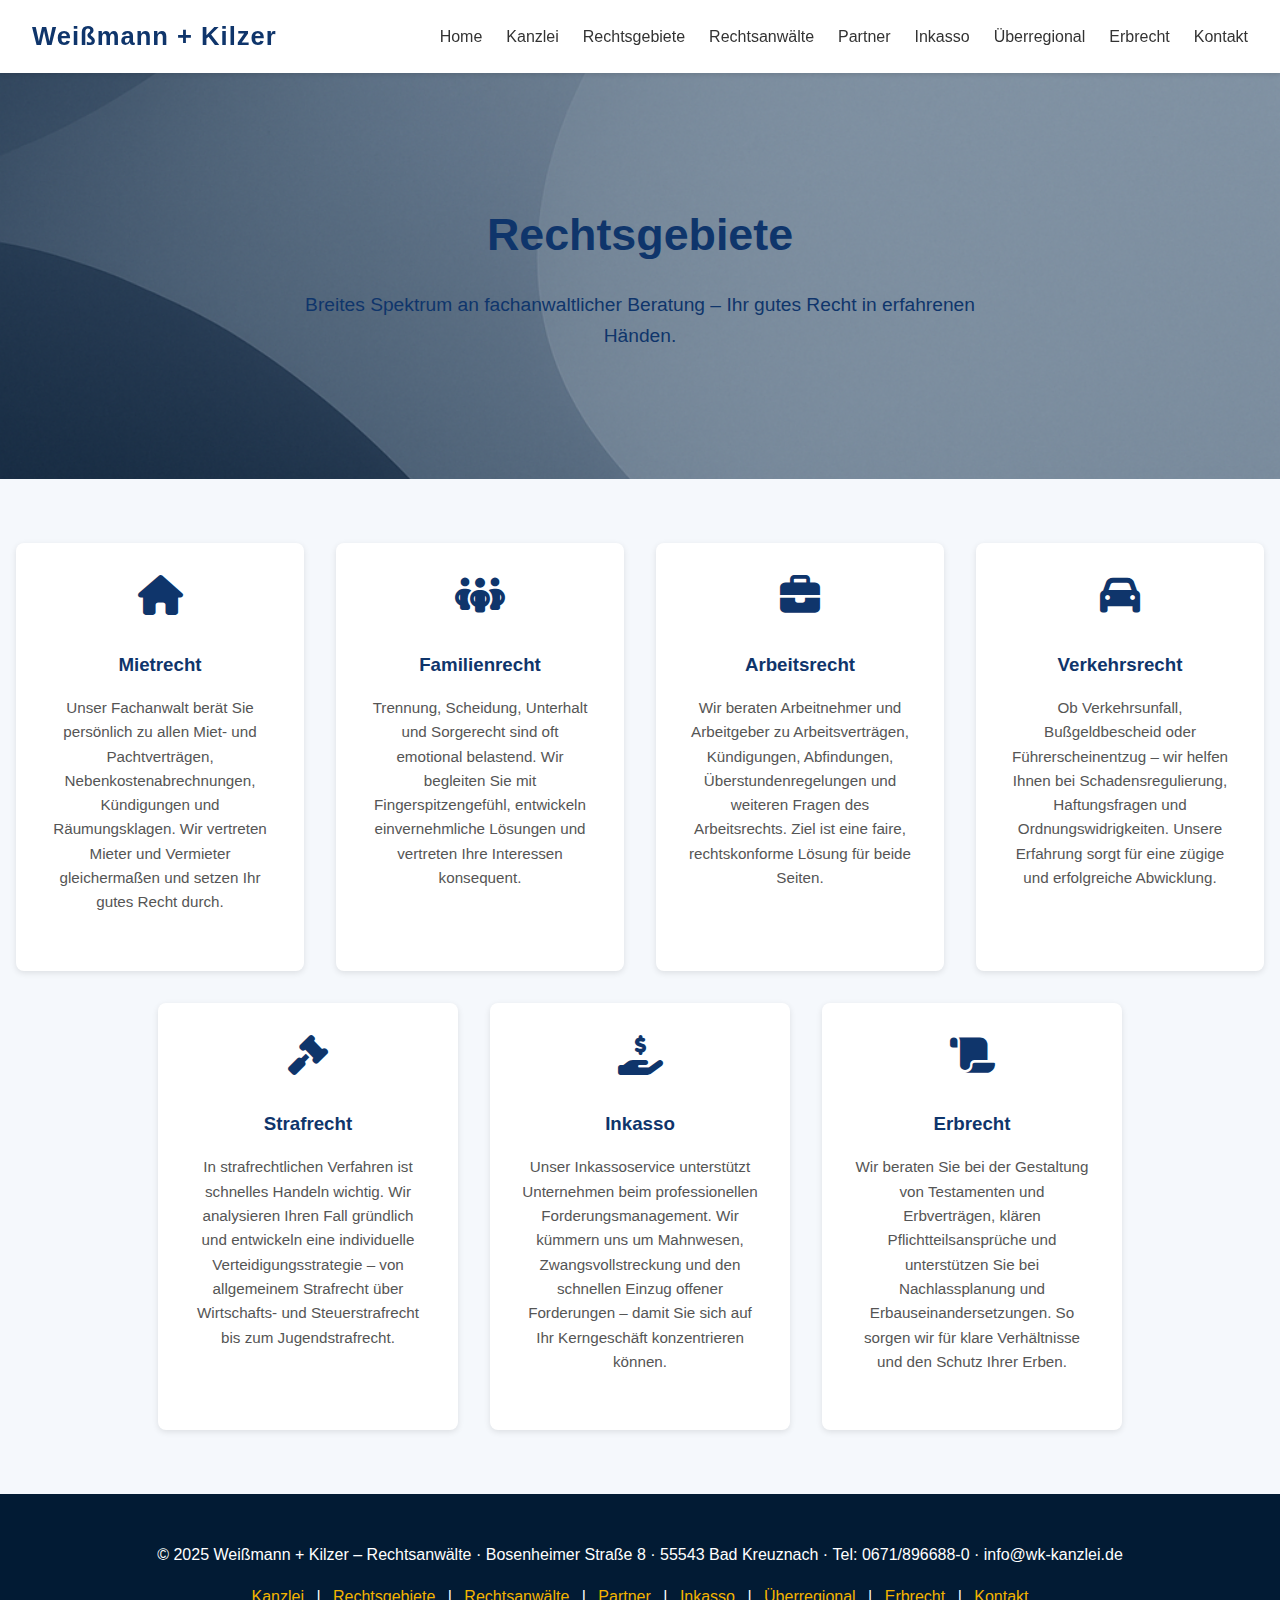
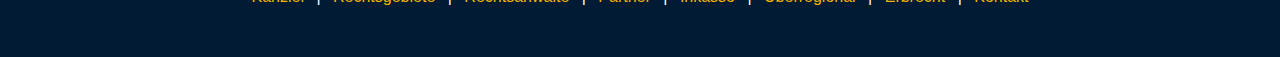
<file: services.html>
<!DOCTYPE html>
<html lang="de">
<head>
<meta charset="UTF-8">
<meta name="viewport" content="width=device-width, initial-scale=1.0">
<title>Rechtsgebiete · Weißmann + Kilzer</title>
<link rel="stylesheet" href="https://cdnjs.cloudflare.com/ajax/libs/font-awesome/6.4.0/css/all.min.css"/>
<link rel="stylesheet" href="style.css">
</head>
<body>
<header>
  <div class="logo">Weißmann&nbsp;+&nbsp;Kilzer</div>
  <nav>
    <ul>
      <li><a href="index.html">Home</a></li>
      <li><a href="about.html">Kanzlei</a></li>
      <li><a href="services.html" class="active">Rechtsgebiete</a></li>
      <li><a href="lawyers.html">Rechtsanwälte</a></li>
      <li><a href="partner.html">Partner</a></li>
      <li><a href="inkasso.html">Inkasso</a></li>
      <li><a href="ueberregional.html">Überregional</a></li>
      <li><a href="erbrecht.html">Erbrecht</a></li>
      <li><a href="contact.html">Kontakt</a></li>
    </ul>
  </nav>
</header>
<section class="hero about-bg">
  <h1>Rechtsgebiete</h1>
  <p>Breites Spektrum an fachanwaltlicher Beratung – Ihr gutes Recht in erfahrenen Händen.</p>
</section>
<section class="section">
  <div class="services">
    <div class="service">
      <i class="fa-solid fa-house"></i>
      <h3>Mietrecht</h3>
      <p>Unser Fachanwalt berät Sie persönlich zu allen Miet‑ und Pachtverträgen, Nebenkostenabrechnungen, Kündigungen und Räumungsklagen. Wir vertreten Mieter und Vermieter gleichermaßen und setzen Ihr gutes Recht durch.</p>
    </div>
    <div class="service">
      <i class="fa-solid fa-people-group"></i>
      <h3>Familienrecht</h3>
      <p>Trennung, Scheidung, Unterhalt und Sorgerecht sind oft emotional belastend. Wir begleiten Sie mit Fingerspitzengefühl, entwickeln einvernehmliche Lösungen und vertreten Ihre Interessen konsequent.</p>
    </div>
    <div class="service">
      <i class="fa-solid fa-briefcase"></i>
      <h3>Arbeitsrecht</h3>
      <p>Wir beraten Arbeitnehmer und Arbeitgeber zu Arbeitsverträgen, Kündigungen, Abfindungen, Überstundenregelungen und weiteren Fragen des Arbeitsrechts. Ziel ist eine faire, rechtskonforme Lösung für beide Seiten.</p>
    </div>
    <div class="service">
      <i class="fa-solid fa-car"></i>
      <h3>Verkehrsrecht</h3>
      <p>Ob Verkehrsunfall, Bußgeldbescheid oder Führerscheinentzug – wir helfen Ihnen bei Schadensregulierung, Haftungsfragen und Ordnungswidrigkeiten. Unsere Erfahrung sorgt für eine zügige und erfolgreiche Abwicklung.</p>
    </div>
    <div class="service">
      <i class="fa-solid fa-gavel"></i>
      <h3>Strafrecht</h3>
      <p>In strafrechtlichen Verfahren ist schnelles Handeln wichtig. Wir analysieren Ihren Fall gründlich und entwickeln eine individuelle Verteidigungsstrategie – von allgemeinem Strafrecht über Wirtschafts‑ und Steuerstrafrecht bis zum Jugendstrafrecht.</p>
    </div>
    <div class="service">
      <i class="fa-solid fa-hand-holding-dollar"></i>
      <h3>Inkasso</h3>
      <p>Unser Inkassoservice unterstützt Unternehmen beim professionellen Forderungsmanagement. Wir kümmern uns um Mahnwesen, Zwangsvollstreckung und den schnellen Einzug offener Forderungen – damit Sie sich auf Ihr Kerngeschäft konzentrieren können.</p>
    </div>
    <div class="service">
      <i class="fa-solid fa-scroll"></i>
      <h3>Erbrecht</h3>
      <p>Wir beraten Sie bei der Gestaltung von Testamenten und Erbverträgen, klären Pflichtteilsansprüche und unterstützen Sie bei Nachlassplanung und Erbauseinandersetzungen. So sorgen wir für klare Verhältnisse und den Schutz Ihrer Erben.</p>
    </div>
  </div>
</section>
<footer>
  <p>© 2025 Weißmann + Kilzer – Rechtsanwälte · Bosenheimer Straße 8 · 55543 Bad Kreuznach · Tel: 0671/896688‑0 · info@wk-kanzlei.de</p>
  <p>
    <a href="about.html">Kanzlei</a> |
    <a href="services.html">Rechtsgebiete</a> |
    <a href="lawyers.html">Rechtsanwälte</a> |
    <a href="partner.html">Partner</a> |
    <a href="inkasso.html">Inkasso</a> |
    <a href="ueberregional.html">Überregional</a> |
    <a href="erbrecht.html">Erbrecht</a> |
    <a href="contact.html">Kontakt</a>
  </p>
</footer>
</body>
</html>
</file>
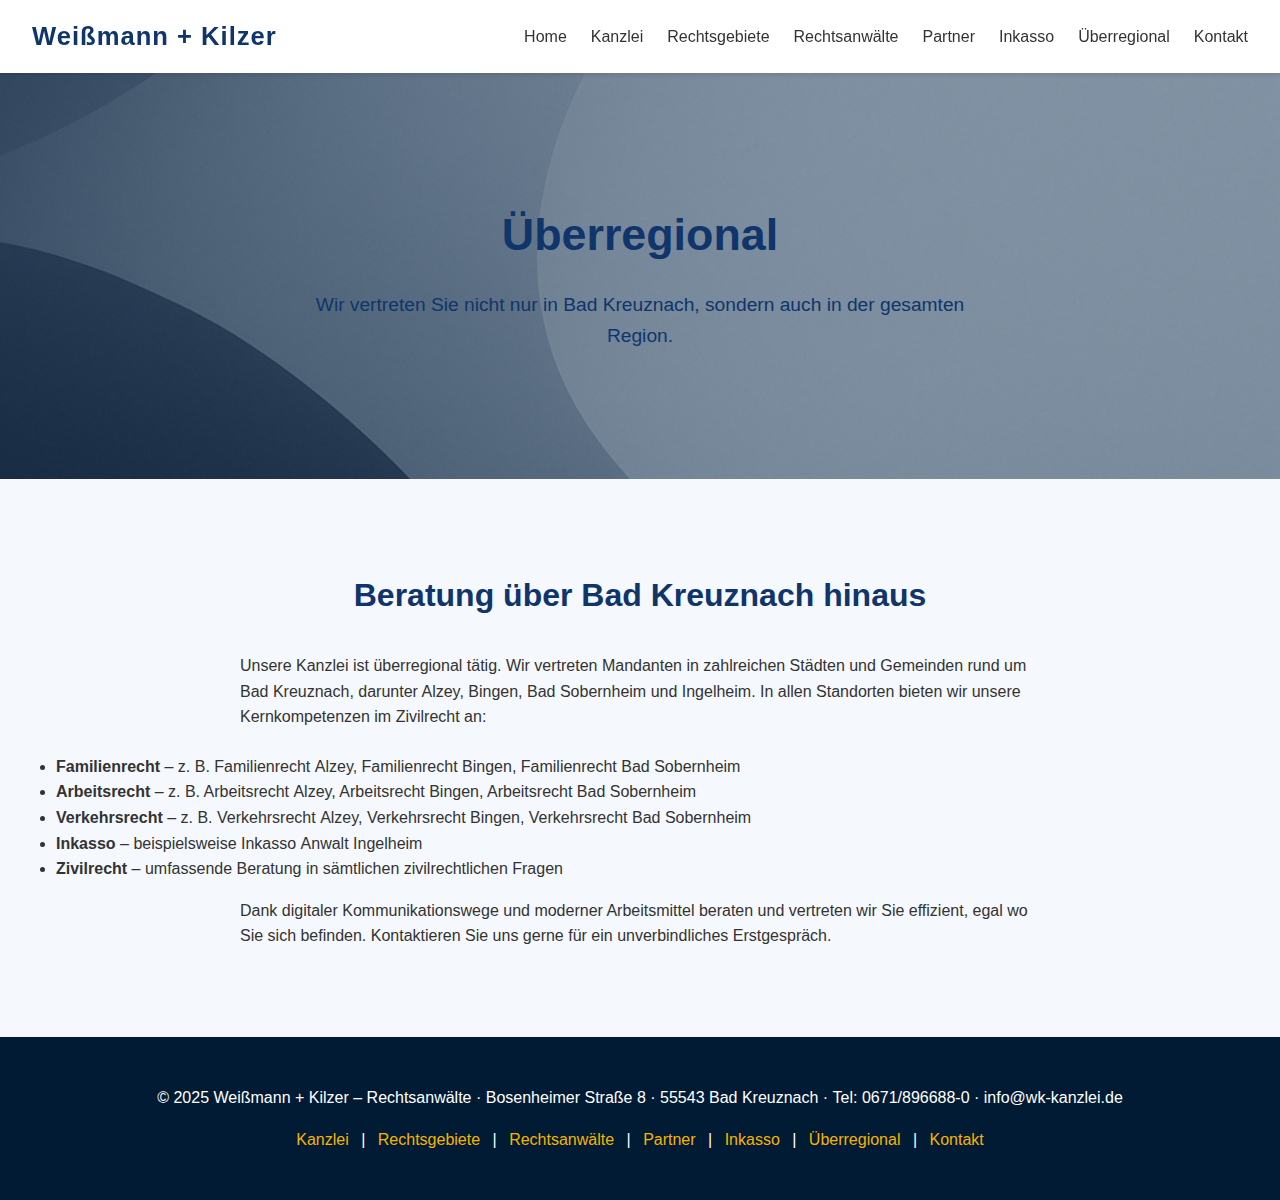
<file: ueberregional.html>
<!DOCTYPE html>
<html lang="de">
<head>
<meta charset="UTF-8">
<meta name="viewport" content="width=device-width, initial-scale=1.0">
<title>Überregional · Weißmann + Kilzer</title>
<link rel="stylesheet" href="https://cdnjs.cloudflare.com/ajax/libs/font-awesome/6.4.0/css/all.min.css"/>
<link rel="stylesheet" href="style.css">
</head>
<body>
<header>
  <div class="logo">Weißmann&nbsp;+&nbsp;Kilzer</div>
  <nav>
    <ul>
      <li><a href="index.html">Home</a></li>
      <li><a href="about.html">Kanzlei</a></li>
      <li><a href="services.html">Rechtsgebiete</a></li>
      <li><a href="lawyers.html">Rechtsanwälte</a></li>
      <li><a href="partner.html">Partner</a></li>
      <li><a href="inkasso.html">Inkasso</a></li>
      <li><a href="ueberregional.html" class="active">Überregional</a></li>
      <li><a href="contact.html">Kontakt</a></li>
    </ul>
  </nav>
</header>
<section class="hero about-bg">
  <h1>Überregional</h1>
  <p>Wir vertreten Sie nicht nur in Bad Kreuznach, sondern auch in der gesamten Region.</p>
</section>
<section class="section">
  <h2>Beratung über Bad Kreuznach hinaus</h2>
  <p>Unsere Kanzlei ist überregional tätig. Wir vertreten Mandanten in zahlreichen Städten und Gemeinden rund um Bad Kreuznach, darunter Alzey, Bingen, Bad Sobernheim und Ingelheim. In allen Standorten bieten wir unsere Kernkompetenzen im Zivilrecht an:</p>
  <ul>
    <li><strong>Familienrecht</strong> – z.&nbsp;B. Familienrecht Alzey, Familienrecht Bingen, Familienrecht Bad Sobernheim</li>
    <li><strong>Arbeitsrecht</strong> – z.&nbsp;B. Arbeitsrecht Alzey, Arbeitsrecht Bingen, Arbeitsrecht Bad Sobernheim</li>
    <li><strong>Verkehrsrecht</strong> – z.&nbsp;B. Verkehrsrecht Alzey, Verkehrsrecht Bingen, Verkehrsrecht Bad Sobernheim</li>
    <li><strong>Inkasso</strong> – beispielsweise Inkasso Anwalt Ingelheim</li>
    <li><strong>Zivilrecht</strong> – umfassende Beratung in sämtlichen zivilrechtlichen Fragen</li>
  </ul>
  <p>Dank digitaler Kommunikationswege und moderner Arbeitsmittel beraten und vertreten wir Sie effizient, egal wo Sie sich befinden. Kontaktieren Sie uns gerne für ein unverbindliches Erstgespräch.</p>
</section>
<footer>
  <p>© 2025 Weißmann + Kilzer – Rechtsanwälte · Bosenheimer Straße 8 · 55543 Bad Kreuznach · Tel: 0671/896688‑0 · info@wk-kanzlei.de</p>
  <p>
    <a href="about.html">Kanzlei</a> |
    <a href="services.html">Rechtsgebiete</a> |
    <a href="lawyers.html">Rechtsanwälte</a> |
    <a href="partner.html">Partner</a> |
    <a href="inkasso.html">Inkasso</a> |
    <a href="ueberregional.html">Überregional</a> |
    <a href="contact.html">Kontakt</a>
  </p>
</footer>
</body>
</html>
</file>
<file: style.css>
:root {
  --primary-color: #0f356b;
  --secondary-color: #f4b400;
  --dark-bg: #021b34;
  --light-bg: #f5f8fc;
  --text-color: #333333;
}

* {
  box-sizing: border-box;
}

body {
  margin: 0;
  font-family: 'Segoe UI', Tahoma, sans-serif;
  line-height: 1.6;
  background-color: var(--light-bg);
  color: var(--text-color);
}

header {
  background: white;
  padding: 1rem 2rem;
  display: flex;
  align-items: center;
  justify-content: space-between;
  position: sticky;
  top: 0;
  z-index: 1000;
  box-shadow: 0 2px 4px rgba(0,0,0,0.1);
}

.logo {
  font-size: 1.6rem;
  font-weight: bold;
  color: var(--primary-color);
  letter-spacing: 1px;
}

nav ul {
  list-style: none;
  margin: 0;
  padding: 0;
  display: flex;
  gap: 1.5rem;
}

nav a {
  text-decoration: none;
  color: var(--text-color);
  font-weight: 500;
  transition: color 0.3s;
}

nav a:hover {
  color: var(--primary-color);
}

/*
 * Hero section styling
 *
 * The hero section uses a background image and overlay text.  By default the
 * template expected images to live in an `images/` subfolder, but on GitHub
 * Pages the assets live in the project root.  Use root‑relative paths to
 * reference the images.  We also use the primary colour for all hero text
 * instead of white so it remains legible on lighter backgrounds.
 */
.hero {
  background-image: url('hero-bg.png');
  background-size: cover;
  background-position: center;
  /* Change the default hero text colour from white to the primary colour.
     This improves contrast on both light and dark backgrounds. */
  color: var(--primary-color);
  text-align: center;
  padding: 6rem 1rem;
}

/*
 * Use a darker text color on sections with light background images.
 * The default hero style uses white text because the
 * hero background (hero-bg.png) is dark. However, our
 * about page uses a light blue gradient as the hero background. White
 * text has poor contrast on light backgrounds, so override the
 * text color for that specific hero instance. Reuse the primary
 * color defined in the CSS variables for consistency.
 */
/*
 * About page hero
 *
 * The about page uses a light gradient background.  Use a root‑relative
 * reference to the image and ensure the text colour matches the primary
 * colour for readability.
 */
.hero.about-bg {
  background-image: url('about-bg.png');
  color: var(--primary-color);
}

.hero h1 {
  font-size: 2.8rem;
  margin-bottom: 1rem;
}

.hero p {
  font-size: 1.2rem;
  margin-bottom: 2rem;
  max-width: 700px;
  margin-left: auto;
  margin-right: auto;
}

.hero .btn {
  display: inline-block;
  background: var(--secondary-color);
  color: var(--dark-bg);
  padding: 0.75rem 2rem;
  border-radius: 4px;
  text-decoration: none;
  font-weight: bold;
  box-shadow: 0 2px 6px rgba(0,0,0,0.2);
  transition: background 0.3s;
}

.hero .btn:hover {
  background: #f6c63c;
}

.section {
  padding: 4rem 1rem;
}

.section h2 {
  text-align: center;
  margin-bottom: 2rem;
  color: var(--primary-color);
  font-size: 2rem;
}

.section p {
  max-width: 800px;
  margin-left: auto;
  margin-right: auto;
  margin-bottom: 1.5rem;
}

.services, .lawyers, .contact-container {
  display: flex;
  flex-wrap: wrap;
  gap: 2rem;
  justify-content: center;
}

.service, .lawyer, .contact-box {
  background: white;
  border-radius: 8px;
  box-shadow: 0 2px 6px rgba(0,0,0,0.1);
  padding: 2rem;
  flex: 1 1 280px;
  max-width: 300px;
  text-align: center;
  transition: transform 0.3s, box-shadow 0.3s;
}

.service:hover, .lawyer:hover, .contact-box:hover {
  transform: translateY(-5px);
  box-shadow: 0 4px 8px rgba(0,0,0,0.2);
}

.service i, .lawyer i {
  font-size: 2.5rem;
  color: var(--primary-color);
  margin-bottom: 1rem;
}

/*
 * Portrait images in the lawyers section.
 * Images are displayed at full width of their container, maintain aspect
 * ratio and have rounded corners for a polished look. A margin below
 * separates the image from the lawyer's name.
 */
.lawyer img {
  width: 100%;
  height: auto;
  border-radius: 8px;
  margin-bottom: 1rem;
}

.service h3, .lawyer h4 {
  margin-bottom: 1rem;
  color: var(--primary-color);
}

.service p, .lawyer p {
  font-size: 0.95rem;
  color: #555;
}

.contact {
  padding: 4rem 1rem;
}

.contact-container {
  align-items: flex-start;
}

.contact-box form label {
  display: block;
  margin-bottom: 0.25rem;
  font-weight: bold;
  text-align: left;
}

.contact-box form input,
.contact-box form textarea {
  width: 100%;
  padding: 0.5rem;
  margin-bottom: 1rem;
  border: 1px solid #ccc;
  border-radius: 4px;
  font-family: inherit;
}

.contact-box form textarea {
  height: 150px;
  resize: vertical;
}

.contact-box form button {
  background: var(--primary-color);
  color: white;
  padding: 0.75rem 2rem;
  border: none;
  border-radius: 4px;
  cursor: pointer;
  transition: background 0.3s;
}

.contact-box form button:hover {
  background: #0d2d5a;
}

footer {
  background: var(--dark-bg);
  color: white;
  padding: 2rem 1rem;
  text-align: center;
}

footer a {
  color: var(--secondary-color);
  margin: 0 0.5rem;
  text-decoration: none;
}

footer a:hover {
  text-decoration: underline;
}

@media (max-width: 768px) {
  nav ul {
    flex-direction: column;
    gap: 1rem;
  }
  .service, .lawyer, .contact-box {
    max-width: 100%;
  }
}
</file>
